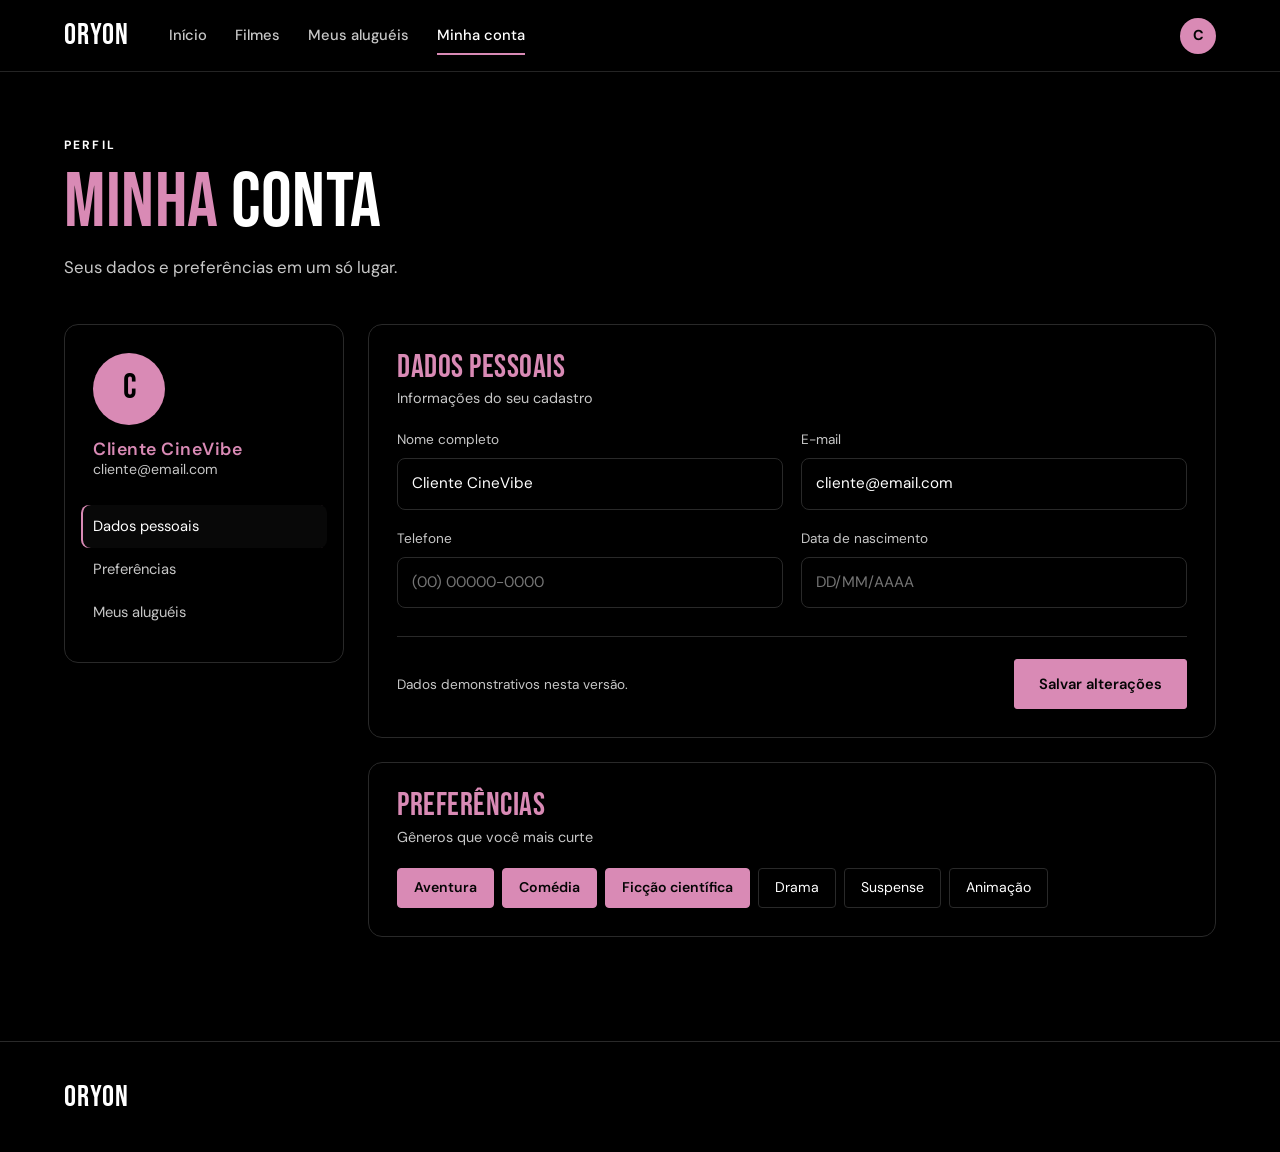
<file: Oryon/CineVibe/conta.html>
<!DOCTYPE html>
<html lang="pt-BR">
<head>
  <meta charset="UTF-8">
  <meta name="viewport" content="width=device-width, initial-scale=1.0">
  <title>CineVibe | Minha conta</title>
  <link rel="preconnect" href="https://fonts.googleapis.com">
  <link href="https://fonts.googleapis.com/css2?family=Bebas+Neue&family=DM+Sans:wght@400;500;600;700&display=swap" rel="stylesheet">
  <link rel="stylesheet" href="style.css">
</head>
<body>
  <header class="topbar">
    <a class="brand" href="index.html"><span>ORYON

    </span></a>
    <nav>
      <a href="index.html">Início</a>
      <a href="filmes.html">Filmes</a>
      <a href="alugueis.html">Meus aluguéis</a>
      <a class="active" href="conta.html">Minha conta</a>
    </nav>
    <a class="avatar" href="conta.html" aria-label="Minha conta">C</a>
  </header>

  <main class="page subpage">
    <p class="eyebrow">Perfil</p>
    <h1>Minha <span class="accent">conta</span></h1>
    <p class="lead">Seus dados e preferências em um só lugar.</p>

    <div class="account-layout">
      <aside class="account-menu">
        <div class="account-avatar">C</div>
        <h2>Cliente CineVibe</h2>
        <p>cliente@email.com</p>
        <a class="active" href="#dados">Dados pessoais</a>
        <a href="#preferencias">Preferências</a>
        <a href="alugueis.html">Meus aluguéis</a>
      </aside>

      <div>
        <section class="panel" id="dados">
          <div class="panel-heading"><div><h2>Dados pessoais</h2><p>Informações do seu cadastro</p></div></div>
          <div class="form-grid">
            <label>Nome completo<input type="text" value="Cliente CineVibe"></label>
            <label>E-mail<input type="email" value="cliente@email.com"></label>
            <label>Telefone<input type="tel" placeholder="(00) 00000-0000"></label>
            <label>Data de nascimento<input type="text" placeholder="DD/MM/AAAA"></label>
          </div>
          <div class="form-actions">
            <p>Dados demonstrativos nesta versão.</p>
            <button class="button" type="button">Salvar alterações</button>
          </div>
        </section>

        <section class="panel" id="preferencias">
          <div class="panel-heading"><div><h2>Preferências</h2><p>Gêneros que você mais curte</p></div></div>
          <div class="tags">
            <span class="on">Aventura</span><span class="on">Comédia</span><span class="on">Ficção científica</span><span>Drama</span><span>Suspense</span><span>Animação</span>
          </div>
        </section>
      </div>
    </div>
  </main>

  <footer>
    <a class="brand" href="index.html"><span>ORYON</span></a>
 
  </footer>
</body>
</html>
</file>
<file: Oryon/CineVibe/style.css>
/* Estilos do CineVibe */
:root {
  --bg: #000000;
  --surface: #0b0b0b;
  --surface-2: #151515;
  --text: #ffffff;
  --muted: #c7c7c7;
  --accent: #d98ab5;
  --pink: #d98ab5;
  --line: #292929;
  --danger: #ff8a3d;
  --display: "Bebas Neue", Impact, sans-serif;
  --body: "DM Sans", "Helvetica Neue", Arial, sans-serif;
}

* { box-sizing: border-box; }
html { scroll-behavior: smooth; }
body { margin: 0; background: var(--bg); color: var(--text); font-family: var(--body); font-size: 16px; line-height: 1.55; -webkit-font-smoothing: antialiased; }
a { color: inherit; text-decoration: none; }
img { display: block; max-width: 100%; }

/* ---------- Topo ---------- */
.topbar { position: sticky; top: 0; z-index: 20; height: 72px; padding: 0 5%; display: flex; align-items: center; gap: 40px; background: #000000; border-bottom: 1px solid #242424; backdrop-filter: none; }
.brand { font-family: var(--display); font-size: 1.9rem; letter-spacing: 1px; line-height: 1; }
.brand span { color: var(--accent); }
nav { display: flex; gap: 28px; flex: 1; }
nav a { color: var(--muted); font-size: .92rem; font-weight: 500; padding: 6px 0; position: relative; transition: color .2s; }
nav a:hover { color: var(--text); }
nav a.active { color: var(--text); }
nav a.active::after { content: ""; position: absolute; left: 0; right: 0; bottom: -2px; height: 2px; background: var(--pink); }
.avatar { width: 36px; height: 36px; border-radius: 50%; display: grid; place-items: center; background: var(--pink); color: #050505; font-weight: 700; font-size: .9rem; }

/* ---------- Tipografia ---------- */
.eyebrow { margin: 0 0 12px; color: var(--pink); font-size: .75rem; font-weight: 700; letter-spacing: .18em; text-transform: uppercase; }
h1, h2 { color: var(--pink); font-family: var(--display); font-weight: 400; letter-spacing: .5px; line-height: .95; margin: 0; }
h1 { font-size: clamp(3.2rem, 8vw, 6.5rem); }
h2 { font-size: clamp(2rem, 3.5vw, 2.8rem); }
h3 { margin: 0; font-size: 1rem; font-weight: 600; }
.accent { color: var(--pink); }

/* ---------- Botões ---------- */
.button { display: inline-flex; align-items: center; gap: 10px; padding: 14px 24px; border: 1px solid var(--pink); border-radius: 4px; background: var(--pink); color: #050505; font: 600 .92rem var(--body); cursor: pointer; transition: background .2s, color .2s, transform .2s; }
.button:hover { background: transparent; color: var(--pink); border-color: var(--pink); }
.button-ghost { background: transparent; color: var(--text); border-color: rgba(255,255,255,.35); }
.button-ghost:hover { border-color: var(--pink); color: var(--pink); background: #111111; }
.button-small { padding: 8px 16px; font-size: .82rem; }

/* ---------- Hero ---------- */
.hero { position: relative; height: min(calc(100vh - 72px), 760px); min-height: 560px; display: flex; align-items: flex-end; padding: 0 5% 80px; overflow: hidden; }
.hero-bg { position: absolute; inset: 0; width: 100%; height: 100%; object-fit: cover; z-index: -2; }
.hero::after { content: ""; position: absolute; inset: 0; z-index: -1; background: linear-gradient(90deg, #050505 0%, rgba(5,5,5,.82) 48%, rgba(5,5,5,.18) 100%); }
.hero-content { max-width: 600px; }
.hero h1 { margin-bottom: 20px; }
.hero-meta { display: flex; flex-wrap: wrap; align-items: center; gap: 14px; margin-bottom: 18px; color: #d6d6d0; font-size: .9rem; }
.hero-meta .tag { padding: 1px 7px; border: 1px solid #d6d6d0; border-radius: 3px; font-size: .78rem; }
.hero p.desc { margin: 0 0 32px; color: #cfcfc9; font-size: 1.08rem; max-width: 500px; }
.hero-actions { display: flex; flex-wrap: wrap; gap: 12px; }

/* ---------- Catálogo ---------- */
.page { width: min(1200px, 90%); margin: 0 auto; }
.catalog { padding: 80px 0 40px; }
.catalog-head { display: flex; align-items: flex-end; justify-content: space-between; gap: 24px; flex-wrap: wrap; margin-bottom: 28px; }
.search { display: flex; align-items: center; gap: 10px; width: 300px; padding: 12px 18px; border: 1px solid var(--line); border-radius: 4px; background: #000000; color: var(--muted); transition: border-color .2s; }
.search:focus-within { border-color: var(--accent); }
.search input { flex: 1; border: 0; outline: 0; background: transparent; color: var(--text); font: inherit; font-size: .92rem; }
.filters { display: flex; flex-wrap: wrap; gap: 8px; margin-bottom: 40px; }
.filter { padding: 8px 18px; border: 1px solid var(--line); border-radius: 4px; background: transparent; color: var(--muted); font: 500 .88rem var(--body); cursor: pointer; transition: all .2s; }
.filter:hover { color: var(--pink); border-color: var(--pink); }
.filter.selected { background: var(--pink); color: #050505; border-color: var(--pink); }

.movie-grid { display: grid; grid-template-columns: repeat(4, 1fr); gap: 28px 20px; }
.movie-card .poster { display: block; aspect-ratio: 2/3; border-radius: 10px; overflow: hidden; background: #000000; position: relative; }
.movie-card .poster img { width: 100%; height: 100%; object-fit: cover; transition: transform .5s ease; }
.movie-card .poster::after { content: ""; position: absolute; inset: 0; border-radius: inherit; box-shadow: inset 0 0 0 1px rgba(255,255,255,.08); transition: box-shadow .3s; }
.movie-card:hover .poster img { transform: scale(1.05); }
.movie-card:hover .poster::after { box-shadow: inset 0 0 0 2px var(--pink); }
.movie-info { display: flex; justify-content: space-between; gap: 10px; margin-top: 14px; }
.movie-info p { margin: 2px 0 0; color: var(--muted); font-size: .85rem; }
.rating { color: var(--pink); font-size: .85rem; font-weight: 600; white-space: nowrap; }
.movie-bottom { display: flex; align-items: center; justify-content: space-between; margin-top: 12px; }
.price { font-weight: 600; font-size: .95rem; }
.price small { color: var(--muted); font-weight: 400; font-size: .8rem; }

.quote { margin: 90px 0 40px; padding: 56px 0; border-top: 1px solid var(--line); border-bottom: 1px solid var(--line); display: grid; grid-template-columns: 1fr auto; gap: 40px; align-items: center; }
.quote p { margin: 0; font-family: var(--display); font-size: clamp(1.8rem, 3.4vw, 2.8rem); line-height: 1.05; max-width: 800px; }
.quote a { color: var(--pink); font-weight: 600; white-space: nowrap; }
.quote a:hover { color: var(--pink); text-decoration: underline; text-underline-offset: 4px; }

/* ---------- Subpáginas ---------- */
.subpage { padding: 64px 0 80px; }
.subpage h1 { font-size: clamp(3rem, 6vw, 4.8rem); }
.lead { margin: 14px 0 44px; color: var(--muted); max-width: 520px; font-size: 1.05rem; }

.summary-grid { display: grid; grid-template-columns: repeat(3, 1fr); gap: 16px; margin-bottom: 24px; }
.summary-card { padding: 24px; border-radius: 14px; background: #000000; border: 1px solid var(--line); }
.summary-card span { color: var(--muted); font-size: .85rem; }
.summary-card strong { display: block; margin: 6px 0 2px; font-family: var(--display); font-size: 2.8rem; font-weight: 400; line-height: 1; }
.summary-card small { color: var(--muted); font-size: .8rem; }
.summary-card.highlight { background: var(--accent); color: var(--bg); border-color: var(--accent); }
.summary-card.highlight span, .summary-card.highlight small { color: #3d3500; }

.panel { padding: 28px; margin-bottom: 24px; border-radius: 14px; background: #000000; border: 1px solid var(--line); }
.panel-heading { display: flex; justify-content: space-between; align-items: flex-start; gap: 16px; margin-bottom: 20px; }
.panel-heading h2 { font-size: 2rem; }
.panel-heading p { margin: 4px 0 0; color: var(--muted); font-size: .9rem; }

.status { display: inline-block; padding: 5px 12px; border-radius: 4px; font-size: .78rem; font-weight: 600; white-space: nowrap; }
.status-active { background: #171717; color: var(--text); }
.status-warning { background: #171717; color: #d7d7d7; }

.rental-row { display: grid; grid-template-columns: 64px 1fr auto; gap: 20px; align-items: center; padding: 18px 0; border-top: 1px solid var(--line); }
.rental-row img { width: 64px; height: 96px; object-fit: cover; border-radius: 6px; }
.rental-main p { margin: 2px 0 12px; color: var(--muted); font-size: .85rem; }
.rental-main small { color: var(--muted); font-size: .8rem; }
.progress { height: 4px; max-width: 360px; margin-bottom: 8px; border-radius: 4px; background: #080808; overflow: hidden; }
.progress span { display: block; height: 100%; background: var(--text); border-radius: inherit; }
.progress.warning span { background: #bdbdbd; }
.rental-side { text-align: right; display: grid; gap: 8px; justify-items: end; }
.rental-side strong { font-size: 1rem; }

.empty { padding: 32px; text-align: center; color: var(--muted); border: 1px dashed var(--line); border-radius: 10px; }
.empty strong { display: block; color: var(--text); margin-bottom: 4px; }
.empty p { margin: 0; font-size: .9rem; }

.back { display: inline-flex; color: var(--muted); font-size: .92rem; transition: color .2s; }
.back:hover { color: var(--pink); }

/* Conta */
.account-layout { display: grid; grid-template-columns: 280px 1fr; gap: 24px; align-items: start; }
.account-menu { padding: 28px; border-radius: 14px; background: #000000; border: 1px solid var(--line); }
.account-avatar { width: 72px; height: 72px; border-radius: 50%; display: grid; place-items: center; margin-bottom: 16px; background: var(--accent); color: var(--bg); font-family: var(--display); font-size: 2.2rem; }
.account-menu h2 { font-family: var(--body); font-size: 1.1rem; font-weight: 600; }
.account-menu > p { margin: 2px 0 24px; color: var(--muted); font-size: .88rem; }
.account-menu a { display: block; padding: 10px 12px; margin: 0 -12px; border-radius: 8px; color: var(--muted); font-size: .92rem; transition: all .2s; }
.account-menu a:hover { color: var(--pink); background: #080808; }
.account-menu a.active { color: var(--text); background: #080808; box-shadow: inset 2px 0 0 var(--accent); }

.form-grid { display: grid; grid-template-columns: 1fr 1fr; gap: 18px; }
.form-grid label { display: grid; gap: 8px; color: var(--muted); font-size: .85rem; }
.form-grid input { padding: 13px 14px; border: 1px solid var(--line); border-radius: 8px; background: var(--bg); color: var(--text); font: inherit; font-size: .95rem; outline: 0; transition: border-color .2s; }
.form-grid input:focus { border-color: var(--pink); box-shadow: 0 0 0 2px rgba(255,79,163,.15); }
.form-actions { display: flex; justify-content: space-between; align-items: center; gap: 16px; margin-top: 28px; padding-top: 22px; border-top: 1px solid var(--line); }
.form-actions p { margin: 0; color: var(--muted); font-size: .85rem; }

.tags { display: flex; flex-wrap: wrap; gap: 8px; }
.tags span { padding: 8px 16px; border-radius: 4px; border: 1px solid var(--line); font-size: .88rem; }
.tags span.on { background: var(--pink); color: #050505; border-color: var(--pink); font-weight: 600; }

/* ---------- Rodapé ---------- */
footer { padding: 40px 5%; border-top: 1px solid var(--line); display: flex; align-items: center; justify-content: space-between; gap: 20px; flex-wrap: wrap; }
footer p { margin: 0; color: var(--muted); font-size: .88rem; }

/* ---------- Responsivo ---------- */
@media (max-width: 960px) {
  .movie-grid { grid-template-columns: repeat(2, 1fr); }
  .summary-grid { grid-template-columns: 1fr; }
  .account-layout { grid-template-columns: 1fr; }
  .quote { grid-template-columns: 1fr; }
}
@media (max-width: 640px) {
  .topbar { gap: 16px; }
  nav { gap: 16px; overflow-x: auto; }
  nav a { font-size: .85rem; white-space: nowrap; }
  .hero { padding-bottom: 48px; }
  .search { width: 100%; }
  .form-grid { grid-template-columns: 1fr; }
  .form-actions { flex-direction: column; align-items: stretch; }
  .rental-row { grid-template-columns: 56px 1fr; }
  .rental-side { grid-column: 1 / -1; grid-auto-flow: column; justify-content: space-between; }
}


/* Pagina separada de filmes */
.films-intro { padding: 70px 0 35px; border-bottom: 1px solid var(--line); }
.films-intro h1 { font-size: clamp(3.2rem, 7vw, 6rem); }
.films-intro .lead { margin-bottom: 0; }
.films-page .catalog { padding-top: 42px; }
.row-title { font-family: var(--body); font-size: 1.35rem; font-weight: 700; margin: 34px 0 18px; }
.row-title span { color: var(--accent); }
.movie-grid { gap: 32px 18px; }
.movie-card .poster { border-radius: 3px; }
.poster-number { position: absolute; left: 9px; bottom: 0; color: #fff; font-size: 3rem; font-weight: 700; line-height: 1; text-shadow: 2px 2px 6px #000; }
.movie-card .poster::before { content: "CINEVIBE"; position: absolute; z-index: 1; top: 10px; left: 10px; padding: 3px 6px; background: var(--accent); color: #000; font-size: .62rem; font-weight: 800; letter-spacing: 1px; }
.movie-card .poster img { background: #181818; }
.button { border-radius: 3px; }
.filter { border-radius: 3px; }
.search { border-radius: 3px; }
@media (max-width: 640px) {
  .films-intro { padding-top: 45px; }
  .movie-grid { gap: 25px 12px; }
  .poster-number { font-size: 2.3rem; }
}


/* Interações em rosa; o restante do site fica preto e branco */
button, .button, .filter, .search, input, select, textarea, .tags span { transition: border-color .2s, color .2s, background .2s, box-shadow .2s; }
button:focus-visible, a:focus-visible, input:focus-visible, select:focus-visible, textarea:focus-visible { outline: 2px solid var(--pink); outline-offset: 3px; }
.brand span, .eyebrow, .accent, .rating, .quote a { color: var(--text); }
.search:focus-within { border-color: var(--pink); }
.filter:hover, .back:hover, .quote a:hover { color: var(--pink); }
.movie-card:hover .poster::after { box-shadow: inset 0 0 0 2px var(--pink); }
.tags span.on { background: var(--pink); color: #050505; border-color: var(--pink); }

/* ---------- Filmes em destaque na página inicial ---------- */
.home-movies {
  padding: 54px 5% 76px;
  overflow: hidden;
  background: #000;
}
.home-movies-heading {
  width: min(1200px, 100%);
  margin: 0 auto 28px;
  display: flex;
  align-items: end;
  flex-wrap: wrap;
  gap: 10px 24px;
}
.home-movies-heading .eyebrow { width: 100%; margin-bottom: 0; }
.home-movies-heading h2 { font-size: clamp(2rem, 4vw, 3rem); }
.home-movies-heading > a {
  margin-left: auto;
  color: var(--pink);
  font-size: .9rem;
  font-weight: 700;
}
.home-movies-heading > a:hover { color: #fff; }
.movie-collage {
  width: min(1200px, 100%);
  margin: 0 auto;
  display: flex;
  align-items: center;
  gap: 14px;
  overflow-x: auto;
  padding: 14px 4px 24px;
  scrollbar-color: var(--pink) #171717;
}
.collage-poster {
  position: relative;
  display: block;
  flex: 0 0 175px;
  height: 250px;
  overflow: hidden;
  border: 1px solid #282828;
  background: #111;
  transform: none;
  transition: transform .25s ease, border-color .25s ease;
}
.collage-poster:nth-child(even) { transform: none; }
.collage-poster:hover {
  transform: scale(1.05);
  border-color: var(--pink);
  z-index: 2;
}
.collage-poster img { width: 100%; height: 100%; object-fit: cover; }
.collage-poster::after {
  content: "";
  position: absolute;
  inset: 35% 0 0;
  background: linear-gradient(transparent, rgba(0,0,0,.92));
}
.collage-poster span {
  position: absolute;
  z-index: 1;
  left: 12px;
  right: 8px;
  bottom: 12px;
  color: #fff;
  font-weight: 700;
  font-size: .95rem;
  text-shadow: 0 2px 5px #000;
}
@media (max-width: 600px) {
  .home-movies { padding: 38px 5% 52px; }
  .collage-poster { flex-basis: 145px; height: 215px; }
  .home-movies-heading > a { margin-left: 0; }
}
</file>
